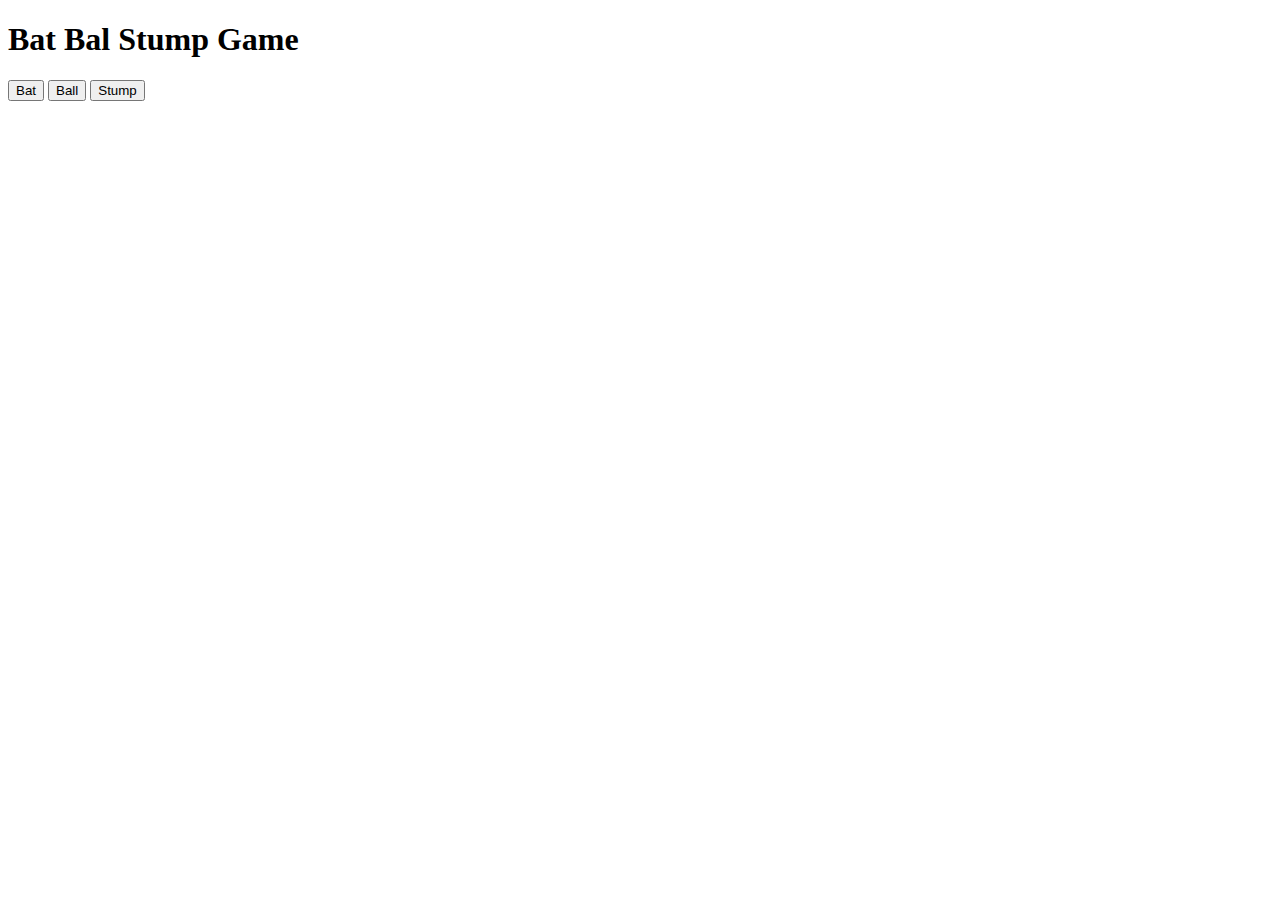
<file: projects/cricket game/index.html>
<!DOCTYPE html>
<html lang="en">
<head>
    <meta charset="UTF-8">
    <meta name="viewport" content="width=device-width, initial-scale=1.0">
    <title>Cricket Game</title>
</head>
<body>
    <h1>Bat Bal  Stump Game</h1>
    <button onclick="const userMessage = 'You have chosen bat';
    
    let randomNumber = Math.random() * 3;
    // will generate random between 0 and 3

    let computerChoice;

    if(randomNumber> 0 && randomNumber <= 1){
        computerChoice = 'bat';
        console.log('Computer has chosen bat');
    } else if(randomNumber > 1 && randomNumber < 2){
        computerChoice = 'ball';
        console.log('Computer has chosen ball');
    } else{
        computerChoice = 'stump';
    }
    
    let resultMsg;
    if (computerChoice === 'ball'){
        resultMsg = 'You have won the toss';
    } else if(computerChoice === 'bat'){
        resultMsg = `it's a tie`;
    } else{
        resultMsg = 'Computer has won';
    }

    alert(` You have chosen bat. computer choice is  ${computerChoice} and ${resultMsg} `);


    
    ">Bat</button>
    <button>Ball</button>
    <button>Stump</button>
</body>
</html>
</file>
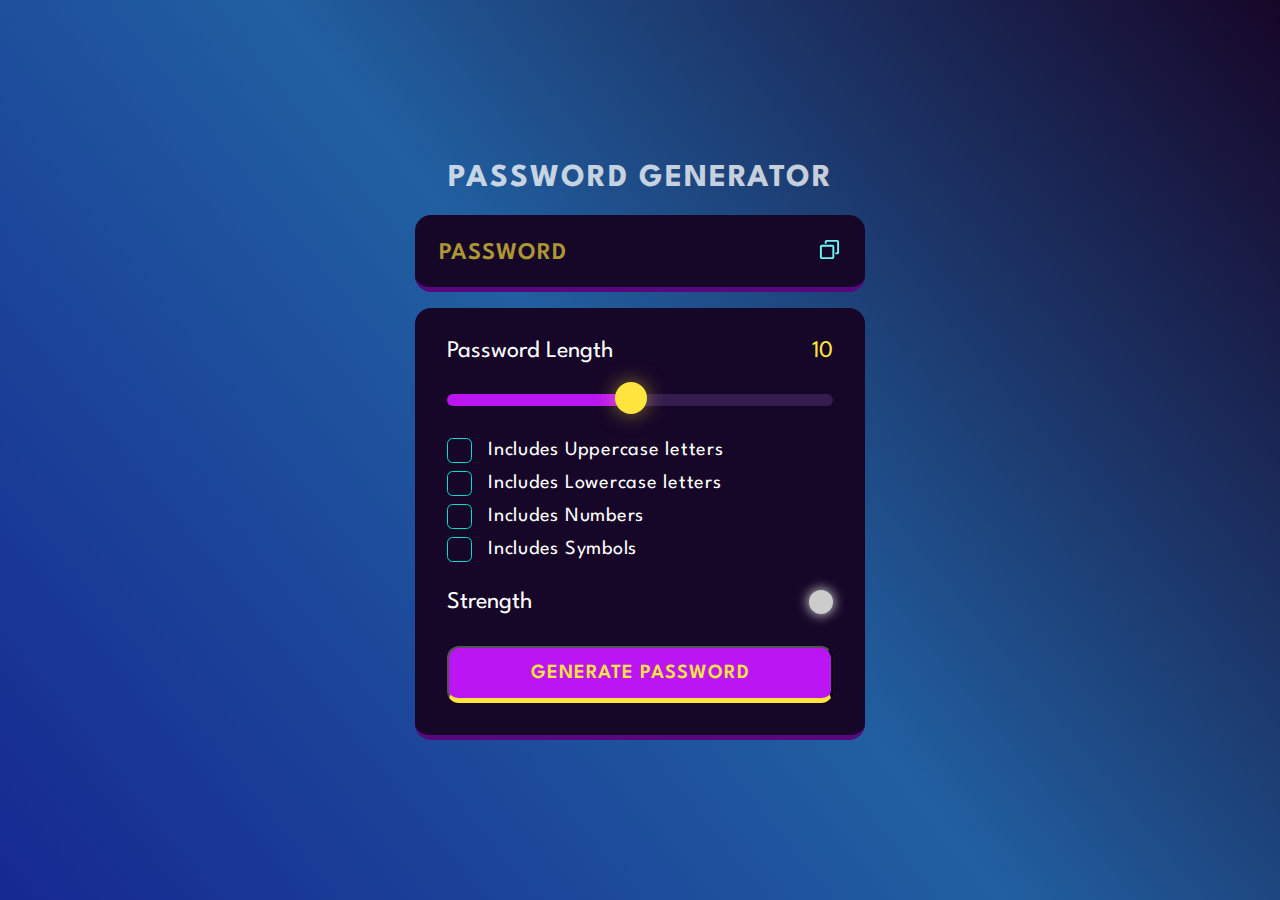
<file: projects/password generator/index.html>
<!DOCTYPE html>
<html lang="en">
<head>
    <meta charset="UTF-8">
    <meta http-equiv="X-UA-Compatible" content="IE=edge">
    <meta name="viewport" content="width=device-width, initial-scale=1.0">
    <title>Document</title>
    <link rel="preconnect" href="https://fonts.googleapis.com" />
    <link rel="preconnect" href="https://fonts.gstatic.com" crossorigin />
    <link
      href="https://fonts.googleapis.com/css2?family=League+Spartan:wght@100;200;300;400;600&display=swap"
      rel="stylesheet"
    />
    <link rel="stylesheet" href="main.css">
</head>
<body>
    
    <div class="container">

        <h1>Password Generator</h1>

        <div class="display-container">

            <input readonly placeholder="Password" class="display" data-passwordDisplay>

            <button class="copyBtn" data-copy>
                <span class="tooltip" data-copyMsg></span>
                <img src="copy.svg" alt="copy" width="23" height="23">
            </button>

        </div>


        <div class="input-container">

            <!--password length section-->
            <div class="length-container">
                <p>Password Length</p>
                <p data-lengthNumber>0</p>
            </div>
            
            <!--slider-->
            <input type="range" min="1" max="20" class="slider" step="1" data-lengthSlider>

            <!-- checkboxes-->
            <div class="check">
                <input type="checkbox" id="uppercase">
                <label for="uppercase">Includes Uppercase letters</label>
            </div>

            <div class="check">
                <input type="checkbox" id="lowercase">
                <label for="lowercase">Includes Lowercase letters</label>
            </div>

            <div class="check">
                <input type="checkbox" id="numbers">
                <label for="numbers">Includes Numbers </label>
            </div>

            <div class="check">
                <input type="checkbox" id="symbols">
                <label for="symbols">Includes Symbols </label>
            </div>

            <!-- strength section-->
            <div class="strength-container">
                <p>Strength</p>
                <div class="indicator" data-indicator></div>
            </div>

            <!-- generate password-->
            <button class="generateButton">Generate Password</button>

        </div>

    </div>
    <script src="index.js"></script>
</body>
</html>
</file>
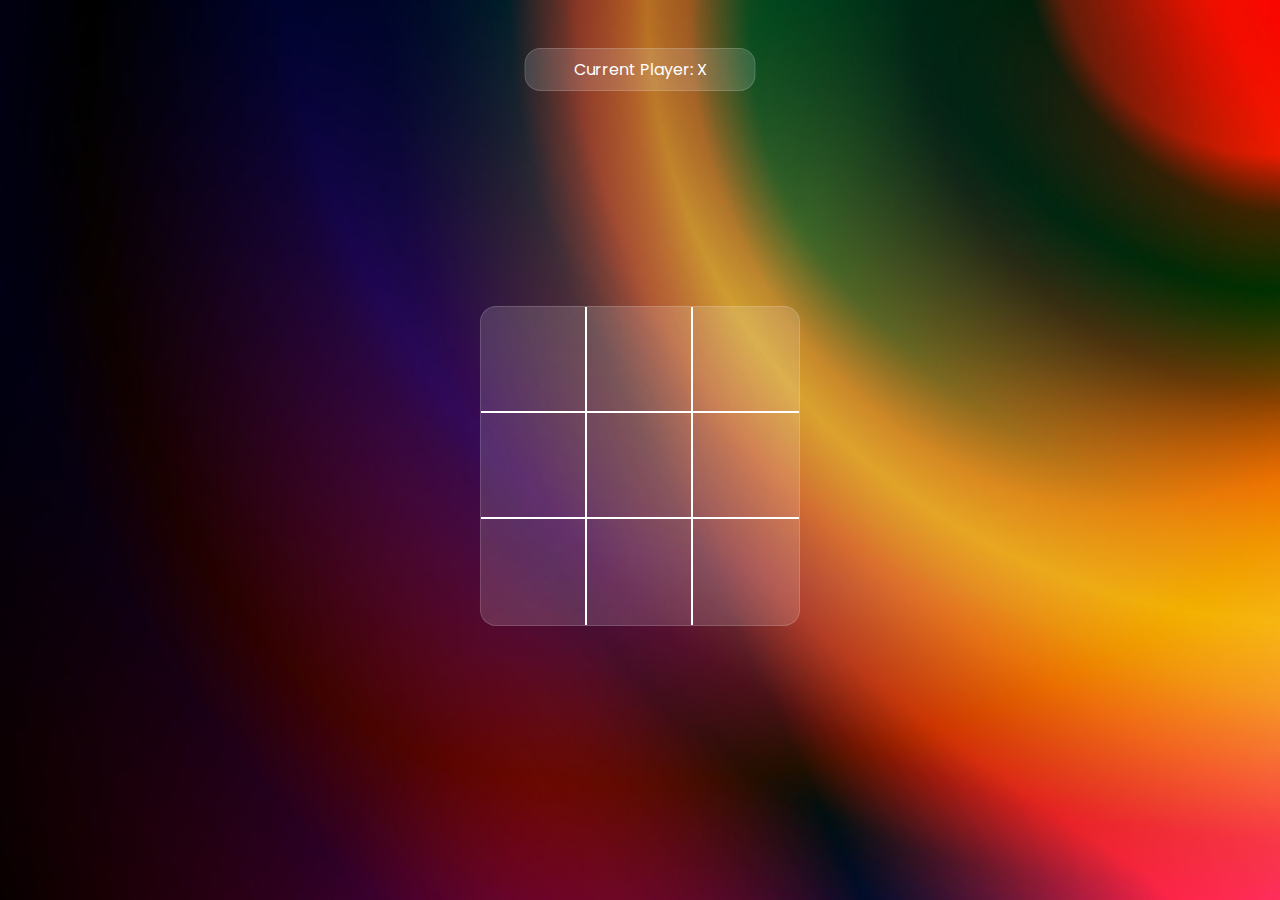
<file: projects/TicTacToe/index.html>
<!DOCTYPE html>
<html lang="en">
<head>
    <meta charset="UTF-8">
    <meta name="viewport" content="width=device-width, initial-scale=1.0">
    <link rel="stylesheet" href="main.css">
    <link rel="preconnect" href="https://fonts.googleapis.com">
    <link rel="preconnect" href="https://fonts.gstatic.com" crossorigin>
    <link href="https://fonts.googleapis.com/css2?family=Poppins:ital,wght@0,100;0,200;0,300;0,400;0,500;0,600;0,700;0,800;0,900;1,100;1,200;1,300;1,400;1,500;1,600;1,700;1,800;1,900&display=swap" rel="stylesheet">


    <title>Document</title>
</head>
<body>
    
    <div class="wrapper">

        <p class="game-info"></p>

        <div class="tic-tac-toe">
            <div class="box box1"></div>
            <div class="box box2"></div>
            <div class="box box3"></div>
            <div class="box box4"></div>
            <div class="box box5"></div>
            <div class="box box6"></div>
            <div class="box box7"></div>
            <div class="box box8"></div>
            <div class="box box9"></div>
            
        </div>

        <button class="btn">New Game</button>

    </div>



    <script src="index.js"></script>
</body>
</html>
</file>
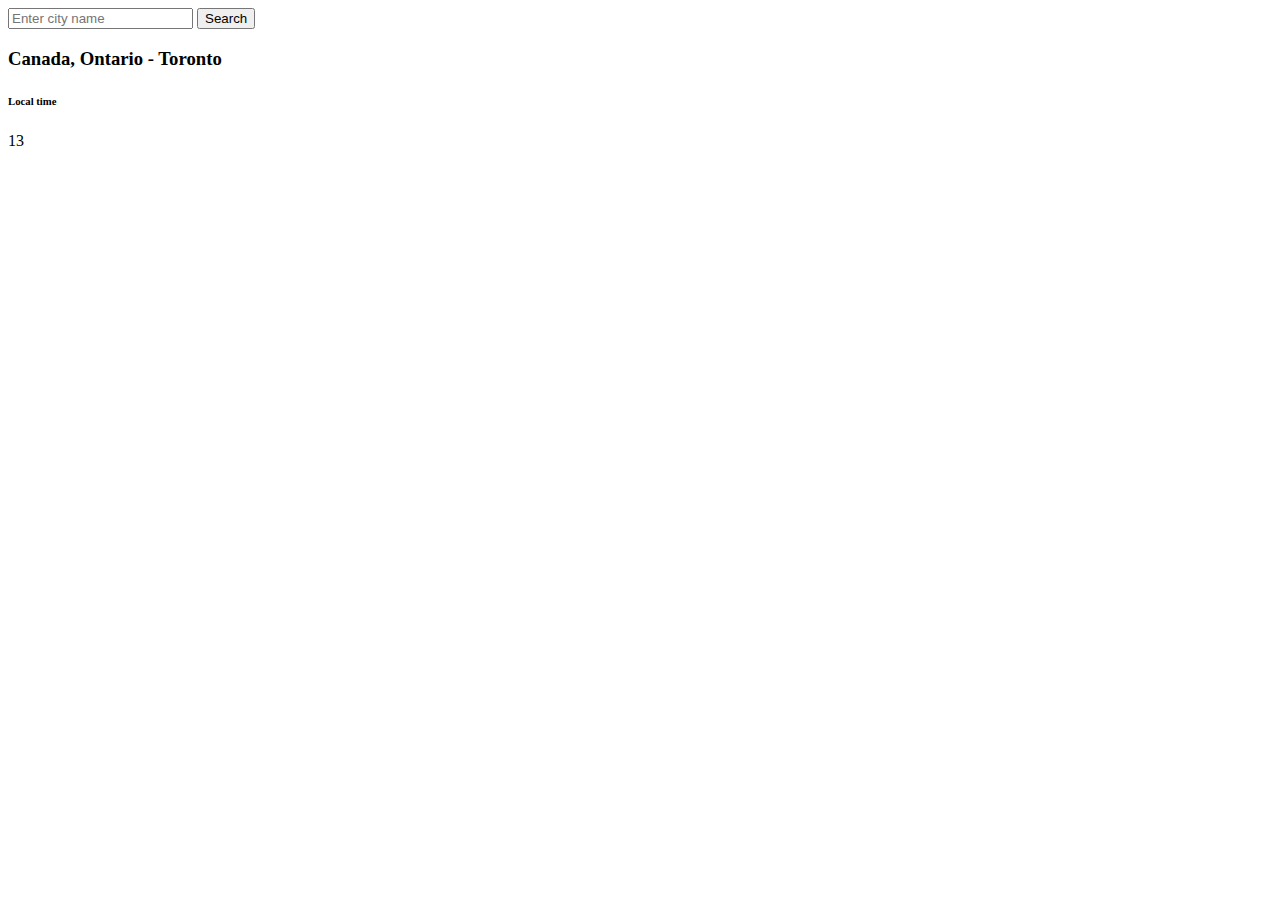
<file: projects/weather app 2/index.html>
<!DOCTYPE html>
<html lang="en">
<head>
    <meta charset="UTF-8">
    <meta name="viewport" content="width=device-width, initial-scale=1.0">
    <title>Document</title>
</head>
<body>
    <div>
        <input id="city-input" type="text" placeholder="Enter city name"/>
        <button id="search-button">Search</button>
    </div>

    <div>
        <h3 id="city-name">Canada, Ontario - Toronto</h3>
        <h6 id="city-time">Local time</h6>
        <p id="city-temp">13</p>

    </div>

    <script src="index.js"></script>
</body>
</html>
</file>
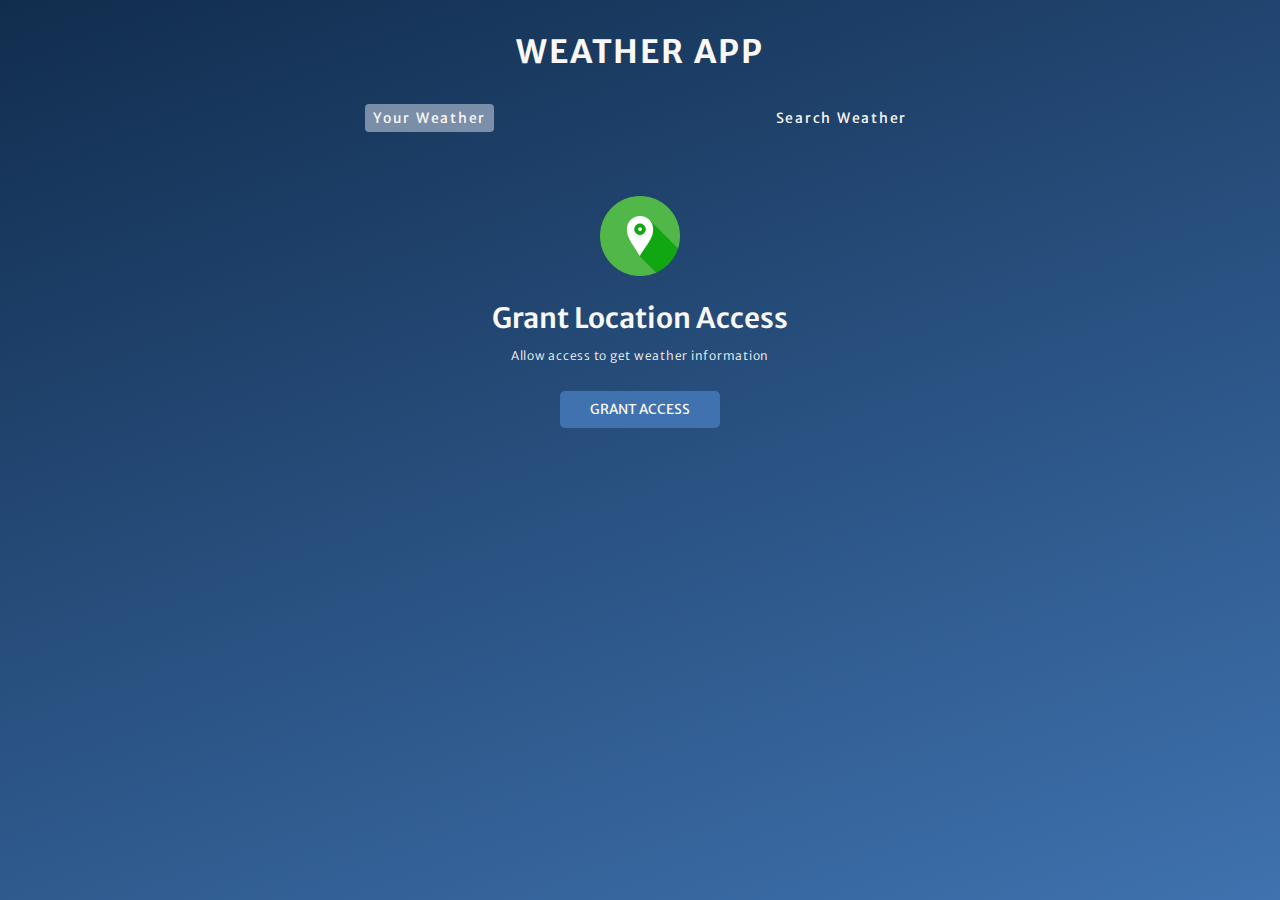
<file: projects/weather app/index.html>
<!DOCTYPE html>
<html lang="en">
  <head>
    <meta charset="UTF-8" />
    <meta http-equiv="X-UA-Compatible" content="IE=edge" />
    <meta name="viewport" content="width=device-width, initial-scale=1.0" />
    <title>Weather App</title>

    <!-- Link Font  -->
    <link rel="preconnect" href="https://fonts.googleapis.com" />
    <link rel="preconnect" href="https://fonts.gstatic.com" crossorigin />
    <link
      href="https://fonts.googleapis.com/css2?family=Merriweather+Sans:wght@300;400;500;600;700&display=swap"
      rel="stylesheet"
    />

   
    <!-- Link CSS  -->
    <link rel="stylesheet" href="./index.css" />
  </head>
  <body>
    <!-- Wrapper -->
    <div class="wrapper">
      <h1>Weather App</h1>
      <div class="tabContainer">
        <p class="tab currentTab" data-userWeather>Your Weather</p>
        <p class="tab" data-searchWeather>Search Weather</p>
      </div>

      <!-- Container -->
      <div class="container">
        <!-- Search Container -->
        <form class="formContainer" data-searchForm>
          <input
            type="text"
            placeholder="Search for city..."
            data-searchInput
          />
          <button class="btn" type="submit">
            <img
              src="./assets/search.png"
              width="20"
              height="20"
              loading="lazy"
            />
          </button>
        </form>

        <!-- Grant Location Access  -->
        <div class="grantLocationContainer subContainer">
          <img
            src="./assets/location.png"
            width="80"
            height="80"
            loading="lazy"
          />
          <p>Grant Location Access</p>
          <p>Allow access to get weather information</p>
          <button class="btn" data-grantAccess>Grant Access</button>
        </div>

        <div class="subContainer loadingContainer">
          <img src="./assets/loading.gif" width="150" height="150" />
          <p>Loading</p>
        </div>

        <!-- Weather Info -->
        <div class="userInfoContainer subContainer">
          <div class="name">
            <p data-cityName></p>
            <img data-countryFlag />
          </div>

          <p data-weatherDesc></p>
          <img data-weatherIcon />

          <p data-temp></p>

          <div class="parameterContainer">
            <!-- Wind Speed -->
            <div class="parameter">
              <img src="assets/wind.png" alt="#" />
              <p>windspeed</p>
              <p class="parameterValue" data-windspeed></p>
            </div>

            <!-- Humidity -->
            <div class="parameter">
              <img src="assets/humidity.png" alt="#" />
              <p>humidity</p>
              <p class="parameterValue" data-humidity></p>
            </div>

            <!-- Wind Speed -->
            <div class="parameter">
              <img src="assets/cloud.png" alt="#" />
              <p>clouds</p>
              <p class="parameterValue" data-clouds></p>
            </div>
          </div>
        </div>

        <!-- Location Not Found -->
        <div class="errorContainer subContainer">
          <img src="./assets/not-found.png" data-errorImg />
          <p data-errorText></p>
          <button class="btn" data-errorButton>Retry Now</button>
        </div>
      </div>
    </div>



     <!-- Link Script  -->
     <script src="./index.js" defer></script>

  </body>
</html>
</file>
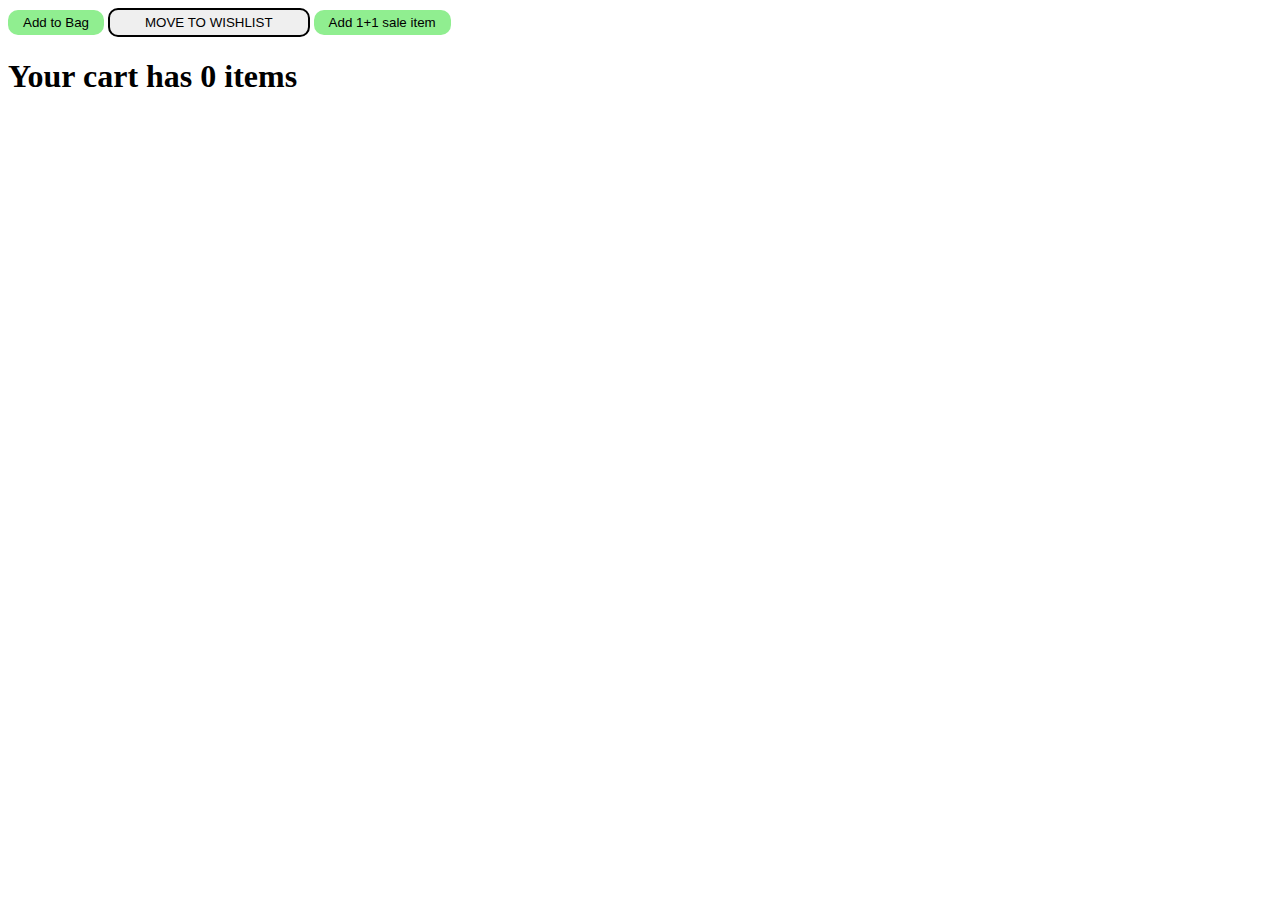
<file: practice set/myntraBag.html>
<!DOCTYPE html>
<html lang="en">
<head>
    <meta charset="UTF-8">
    <meta name="viewport" content="width=device-width, initial-scale=1.0">
    <link rel="stylesheet" href="main.css">
    <title>Myntra Bag</title>
</head>
<body>
    
   
    <button class="bag-btn" onclick="cartQuantity++;document.querySelector('#cart-summary').innerText = `Your cart has ${cartQuantity} items`;">Add to Bag</button>

    <button class="wish-btn" onclick="cartQuantity--;document.querySelector('#cart-summary').innerText = `Your cart has ${cartQuantity} items`;">Move to Wishlist</button>

    <button class="bag-btn" onclick="cartQuantity +=2;document.querySelector('#cart-summary').innerText = `Your cart has ${cartQuantity} items`;">Add 1+1 sale item</button>

    <h1 id="cart-summary">Your bag has 0 item</h1>
    






    <script src="index.js"></script>
</body>
</html>
</file>
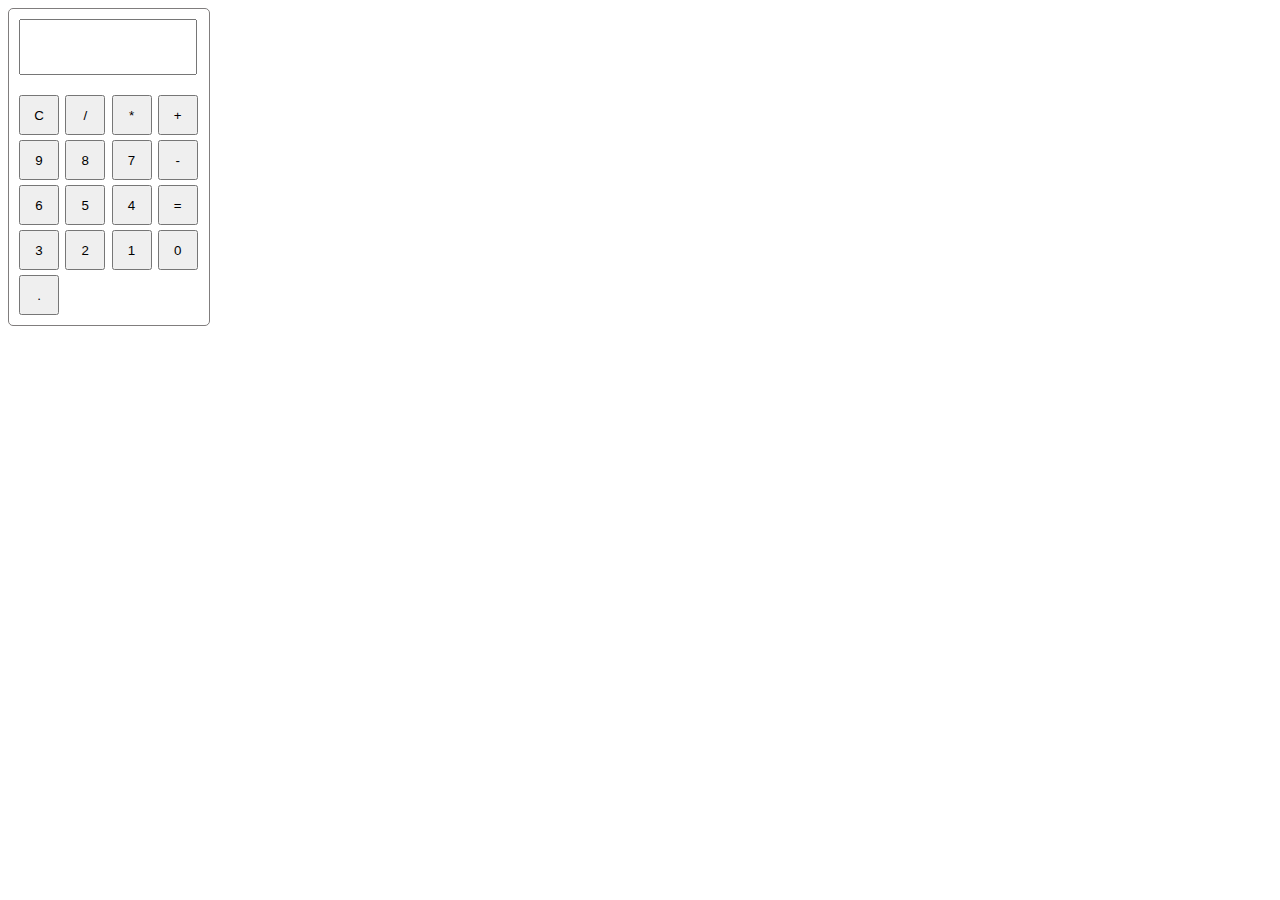
<file: projects/calculator/calculator.html>
<!DOCTYPE html>
<html lang="en">
<head>
    <meta charset="UTF-8">
    <meta name="viewport" content="width=device-width, initial-scale=1.0">
    <link rel="stylesheet" href="calculator.css">
    <title>Calculator</title>
    
</head>
<body>
    <div id="calculator">
        <input type="text" id="display" readonly>
        <div id="buttons">
            <button class="button">C</button>

            <button class="button">/</button>

            <button class="button">*</button>

            <button class="button">+</button>

            <button class="button">9</button>

            <button class="button">8</button>

            <button class="button">7</button>

            <button class="button">-</button>

            <button class="button">6</button>

            <button class="button">5</button>
 
            <button class="button">4</button>
 
            <button class="button">=</button>
 
            <button class="button">3</button>
 
            <button class="button">2</button>

            <button class="button">1</button>

            <button class="button">0</button>

            <button class="button">.</button>
        </div>
    </div>



    <script src="calculator.js"></script>
</body>
</html>
</file>
<file: projects/password generator/main.css>
*,
*::before,
*::after {
    margin: 0;
    padding: 0;
    box-sizing: border-box;
    font-family: 'League Spartan', sans-serif;
}

:root {

    --dk-violet: hsl(268, 75%, 9%);
    --lt-violet: hsl(268, 47%, 21%);
    --lt-violet2: hsl(281, 89%, 26%);
    --vb-violet: hsl(285, 91%, 52%);
    --vb-violet2: hsl(290, 70%, 36%);
  
    --vb-yellow: hsl(52, 100%, 62%);
  
  
    --pl-white: hsl(0, 0%, 100%);
  
    --vb-cyan: hsl(176, 100%, 44%);
    --vb-cyan2: hsl(177, 92%, 70%);
    --dk-text: hsl(198, 20%, 13%);
}

body {
    width: 100vw;
    height: 100vh;
    display: flex;
    flex-direction: column;
    align-items: center;
    justify-content: center;
    background: linear-gradient(231deg, rgba(22, 6, 40, 1) 0%, rgb(33, 95, 161) 50%, rgb(22, 40, 145) 100%);
}

.container {
    width: 90%;
    max-width: 450px;
}

h1 {
    color: var(--pl-white);
    opacity: 0.75;
    text-transform: uppercase;
    letter-spacing: 2px;
    text-align: center;
    line-height: 1.2;
}

.display {
    width: 100%;
    background-color: transparent;
    padding: 1.15rem 1rem;
    color: var(--vb-yellow);
    font-weight: 600;
    font-size: 1.5rem;
    line-height: 30px;
    letter-spacing: 1px;
    padding-right: 3.25rem;
    border:none;
  }

.display-container {
    position: relative;
    background-color: var(--dk-violet);
    border-radius: 1rem;
    border-bottom: 0.35rem solid var(--lt-violet2);
    margin: 1rem 0;
    padding-top: 0.35rem;
}



  
  .display::placeholder {
    position:absolute;
    top: 50%;
    left: 1.5rem;
    font-size: 1.5rem;
    line-height:30px;
    color:var(--vb-yellow);
    opacity: 0.65;
    text-transform: uppercase;
    transform: translateY(-50%);
}

.display-container button {
    position:absolute;
    top:50%;
    right:1.5rem;
    transform: translateY(-50%);
}

.input-container{
    width:100%;
    background-color: var(--dk-violet);
    border-radius: 1rem;
    padding: 2rem;
    border-bottom: 0.35rem solid var(--lt-violet2);
}


.length-container {
    display: flex;
    justify-content: space-between;
    align-items: center;
}


.length-container p:nth-child(1) {
    color:var(--pl-white);
    font-size: 1.5rem;
}


.length-container p:nth-child(2) {
    color:var(--vb-yellow);
    font-size: 1.5rem;
}


.strength-container {
    display: flex;
    justify-content: space-between;
    align-items: center;
    margin-top: 1.75rem;
    margin-bottom: 2rem;
}


.strength-container p{
    color:var(--pl-white);
    font-size: 1.5rem;
}

.indicator {
    width:1.5rem;
    height:1.5rem;
    border-radius:50%;
}

.generateButton{
    width: 100%;
    padding: 1rem 0;
    background-color: var(--vb-violet);
    text-align: center;
    border-radius: 0.75rem;
    border-bottom: 0.35rem solid var(--vb-yellow);
    text-transform: uppercase;
    letter-spacing: 1px;
    color: var(--vb-yellow);
    font-weight: 600;
    font-size: 1.25rem;
  }

.check {
    display: flex;
    align-items: center;
    
    margin: 0.5rem 0;
    gap: 0 1rem;
}

.check input{
    appearance: none;
    width: 25px;
    height: 25px;
    border: 1px solid var(--vb-cyan);
    cursor: pointer;
    position: relative;
    border-radius: 0.35rem;
    
  
}


.check input:checked{
    background-color: var(--vb-cyan);
}


.check input:checked::before {
    content: '✔';
    position: absolute;
    color: var(--dk-text);
    font-size:1.05rem;
    font-weight: 600;
    left:50%;
    top:-3.5px;
    transform: translateX(-50%)  translateY(40%);
}

.check label {
    color: var(--pl-white);
    font-size: 1.25rem;
    letter-spacing: 0.75px;
}

.copyBtn{
    background-color: transparent;
    border:none;
    outline:none;
}

.tooltip {
    position: absolute;
    background-color: var(--vb-violet2);
    color: var(--vb-yellow);
    font-size: 1.25rem;
    top: -35px;
    left: -25px;
    padding: 5px 10px;
    border-radius: 1rem;
    opacity: 0;
    transform: scale(0);
    transform-origin: bottom;
    transition: all 250ms ease-in-out;
  }
  
  .tooltip.active {
    opacity: 1;
    transform: scale(1);
  }

  .slider{
    appearance: none;
    width: 100%;
    height: 0.75rem;
    cursor: pointer;
    background-color: var(--lt-violet);
    border-radius: 1rem;
    margin-top: 2rem;
    margin-bottom: 1.5rem;
    background-image: linear-gradient(var(--vb-violet), var(--vb-violet));
    background-repeat: no-repeat;
    border: none;
    outline: none;
    z-index: 1;
}

.slider::-webkit-slider-thumb {
    position:relative;
    z-index:1;
    appearance: none;
    height:2rem;
    width:2rem;
    border-radius: 50%;
    background-color: var(--vb-yellow);
    cursor:pointer;
    margin-top: -3px;
    box-shadow: 0px 0px 20px 0px rgba(255, 229, 61, 0.50);
    transition: all 100ms ease-in;
}
    .slider:focus{
        outline: 3px solid var(--vb-yellow);
    }
    
    .slider::-webkit-slider-thumb:hover{
        outline: 2px solid var(--vb-yellow);
        background-color: var(--dk-violet);
        box-shadow: 0px 0px 25px 5px rgba(255, 229, 61, 0.80);
    }
</file>
<file: projects/TicTacToe/main.css>
*, *::before, *::after{
    box-sizing: border-box;
    margin: 0;
    padding: 0;
    font-family: 'Poppins', 'sans-serif';
}

.wrapper{
   width: 100vw;
   height: 100vh;
   background-image: url(./images/gradient-bg.jpg);
   background-size: cover;
   background-position: center;
   display: grid;
   place-items: center;
}

.game-info{
    color: white;
    position: absolute;
    top: 3rem;
    left: 50%;
    transform: translateX(-50%);
    background-color: rgba(255,255,255,0.15);
    border-radius: 1rem;
    border: 1px solid rgba(255,255,255,0.15);
    padding: 0.5rem 3rem;
    text-align: center;
}

.tic-tac-toe{
    width: 90%;
    max-width: 20rem;
    margin-top: 2rem;
    background-color: rgba(255,255,255,0.15);
    border-radius: 1rem;
    border: 1px solid rgba(255,255,255,0.15);
    padding: 2 rem;
    display: grid;
    grid-template-columns: repeat(3,1fr);
    aspect-ratio: 1/1;
}

.box{
    position: relative;
    width: 100%;
    aspect-ratio: 1/1;
    cursor: pointer;
    font-size: 3rem;
    color: white;
    display: flex;
    justify-content: center;
    align-items: center;
}

.box1, .box2, .box4, .box5{
    border-right: 2px solid white;
    border-bottom: 2px solid white;
}

.box3, .box6{
    border-bottom: 2px solid white;
}

.box7, .box8{
    border-right: 2px solid white;
}

.btn{
    color: white;
    position: absolute;
    bottom: 3rem;
    left: 50%;
    transform: translateX(-50%);
    background-color: rgba(255,255,255,0.15);
    border-radius: 1rem;
    border: 1px solid rgba(255,255,255,0.15);
    padding: 0.5rem 2rem;
    cursor: pointer;
    display: none;
}

.btn.active{
    display: flex;
}

.win{
    background-color: rgba(0 , 255 , 0 , 0.3);
}
</file>
<file: projects/weather app/index.css>
*,
*::before,
*::after {
    margin: 0;
    padding: 0;
    box-sizing: border-box;
    font-family: "Merriweather Sans", sans-serif;
}

:root {
    --colorDark1: #112d4e;
    --colorDark2: #3f72af;
    --colorLight1: #dbe2ef;
    --colorLight2: #f9f7f7;
}

.wrapper {
    height: 100vh;
    width: 100vw;
    overflow-x: hidden;
    color: var(--colorLight2);
    background-color: #112d4e;
    background-image: linear-gradient(160deg, #112d4e 0%, #3f72af 100%);
}

/* Heading and Tab Container 
 */
h1 {
    text-align: center;
    text-transform: uppercase;
    word-spacing: 2px;
    letter-spacing: 1.75px;
    margin-block: 2rem;
}

.tabContainer {
    width: 90%;
    max-width: 550px;
    display: flex;
    justify-content: space-between;
    margin: 0 auto;
    margin-top: 2rem;
}

.tab {
    cursor: pointer;
    font-size: 0.875rem;
    letter-spacing: 1.75px;
    padding: 5px 8px;
    text-transform: capitalize;
    /* font-weight: 600; */
}

.tab.currentTab {
    background-color: rgba(219, 226, 239, 0.5);
    border-radius: 4px;
}

/* Tab Container Ends */

/* Main Container */
.container {
    margin-block: 4rem;
}

.btn {
    all: unset;
    font-size: 0.85rem;
    text-transform: uppercase;
    padding: 10px 30px;
    border-radius: 5px;
    cursor: pointer;
    background-color: var(--colorDark2);
}

.subContainer {
    width: 90%;
    max-width: 1000px;
    margin: 0 auto;
    display: flex;
    flex-direction: column;
    align-items: center;
}

/* Form Container */
.formContainer {
    width: 90%;
    max-width: 550px;
    margin: 0 auto;
    margin-bottom: 2rem;
    display: none;
    align-items: center;
    justify-content: center;
    gap: 0 10px;
}

.formContainer.active {
    display: flex;
}

.formContainer input {
    all: unset;
    width: calc(100% - 80px);
    height: 40px;
    padding: 0 20px;
    background-color: rgba(219, 226, 239, 0.5);
    border-radius: 10px;
}

.formContainer input:focus {
    outline: 3px solid rgba(255, 255, 255, 0.7);
}

.formContainer input::placeholder {
    color: rgba(255, 255, 255, 0.7);
}

.formContainer .btn {
    width: 40px;
    height: 40px;
    /* display: grid;
    place-items: center; */
    display: flex;
    justify-content: center;
    align-items: center;
    padding: unset;
    border-radius: 100%;
}

.form-container .btn img {
    object-fit: contain;
}

/* Form Container End */

/* grant Location  */
.grantLocationContainer {
    display: none;
}

.grantLocationContainer.active {
    display: flex;
}

.grantLocationContainer img {
    margin-bottom: 1.5rem;
}

.grantLocationContainer p:first-of-type {
    font-weight: 600;
    font-size: 1.75rem;
    text-align: center;
}

.grantLocationContainer p:last-of-type {
    font-size: 0.75rem;
    text-align: center;
    margin-top: 0.75rem;
    margin-bottom: 1.75rem;
    font-weight: 300;
    letter-spacing: 0.75px;
}

/* Grant Location End  */

.loadingContainer {
    display: none;
}

.loadingContainer.active {
    display: flex;
}

.loadingContainer p {
    text-transform: uppercase;
}

.userInfoContainer {
    display: none;
}

.userInfoContainer.active {
    display: flex;
}

.userInfoContainer p {
    font-size: 1.5rem;
    font-weight: 200;
}

.userInfoContainer img {
    height: 70px;
    width: 70px;
}

.name {
    display: flex;
    align-items: center;
    gap: 0 0.5rem;
    margin-bottom: 0.7rem;
}

.name img {
    width: 30px;
    height: 30px;
    object-fit: contain;
}

.userInfoContainer p[data-temp] {
    font-size: 2.25rem;
    font-weight: 700;
}

.userInfoContainer p[data-weatherDesc] {
    text-transform: capitalize;
    font-size: 1.2rem;
}

.parameterContainer {
    width: 90%;
    display: flex;
    justify-content: center;
    gap: 10px 20px;
    margin: 1.6rem auto 0;
    flex-wrap: wrap;
}

.parameter {
    display: flex;
    justify-content: space-between;
    align-items: center;
    flex-direction: column;
    background-color: rgba(219, 226, 239, 0.5);
    padding: 0.8rem;
    border-radius: 5px;
    width: 30%;
    max-width: 200px;
    gap: 5px 0;
}

.parameter p {
    font-size: 1rem;
    font-size: 600;
    text-transform: uppercase;
}

.parameter img {
    width: 50px;
    height: 50px;
    object-fit: cover;
}

.parameterValue {
    font-size: 0.8rem;
    font-weight: 200;
}

.errorContainer {
    display: none;
}

.errorContainer.active {
    display: flex;
    gap: 1rem 0;
}

.errorContainer p {
    text-align: center;
}

.errorContainer img {
    width: 100%;
    max-width: 300px;
    aspect-ratio: 1 / 1;
    object-fit: cover;
}
</file>
<file: practice set/main.css>
.bag-btn{
    background-color: lightgreen;
    border: none;
    padding: 5px 15px;
    border-radius: 10px;
}

.wish-btn{
    border: 2px solid black;
    padding: 5px 35px;
    border-radius: 10px;
    text-transform: uppercase;
}
</file>
<file: projects/calculator/calculator.css>
#calculator{
    border: 1px solid rgb(128, 125, 125);
    border-radius: 5px;
    width: 200px;
}

#display{
    margin: 10px;
    width: 85%;
    height: 50px;
}

#buttons{
    display: grid;
    grid-template-columns: repeat(4, 1fr);
    grid-gap: 5px;
    margin: 10px;
}

.button{
    width: 40px;
    height: 40px;
}
</file>
